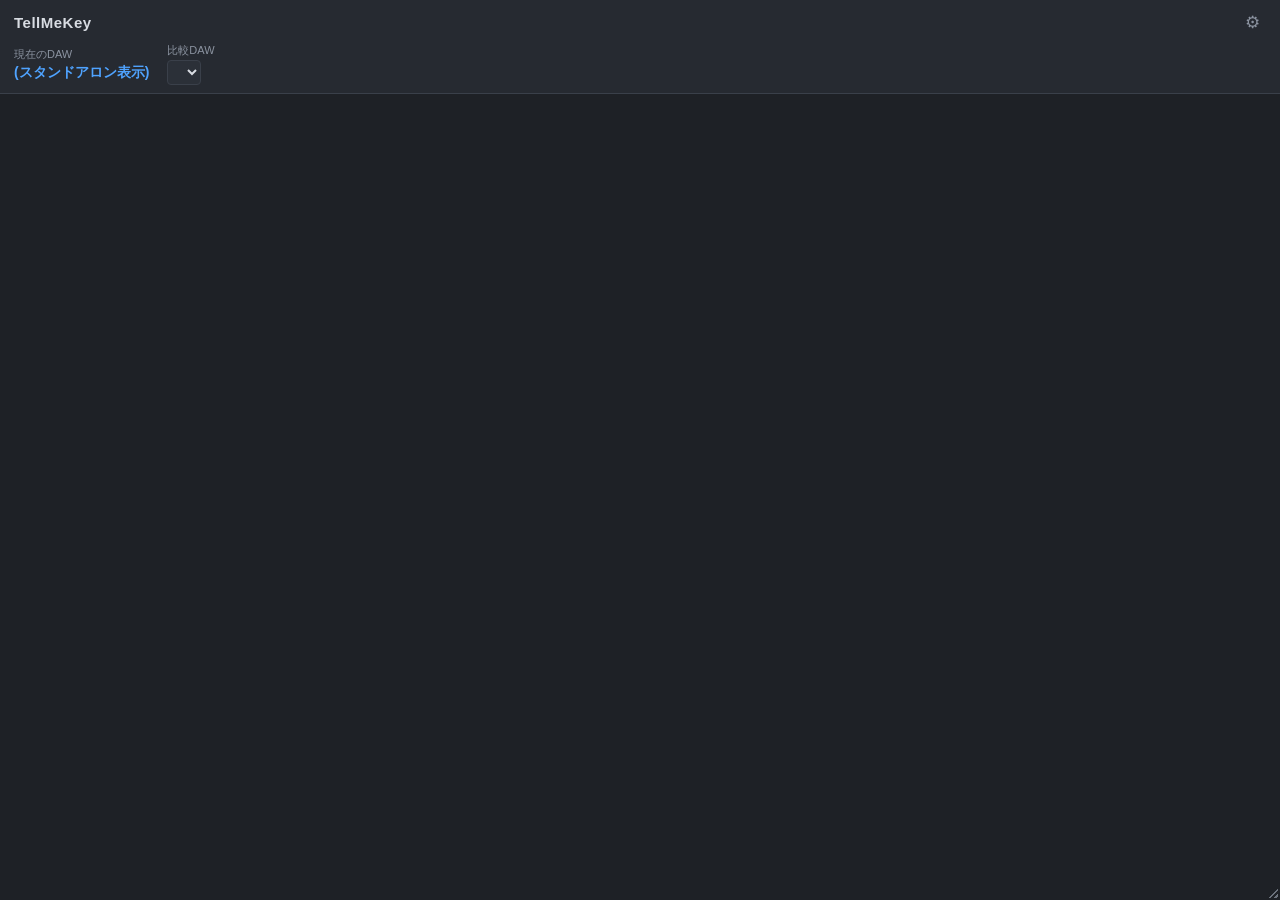
<file: assets/web/index.html>
<!DOCTYPE html>
<html lang="ja">
<head>
  <meta charset="utf-8">
  <meta name="viewport" content="width=device-width, initial-scale=1">
  <title>TellMeKey</title>
  <link rel="stylesheet" href="style.css">
</head>
<body>
  <header id="appHeader">
    <div class="title-row">
      <span class="app-title">TellMeKey</span>
      <button id="settingsButton" class="icon-button" title="設定">&#9881;</button>
    </div>
    <div class="daw-row" id="dawRow">
      <div class="daw-current">
        <span class="daw-label">現在のDAW</span>
        <span class="daw-name" id="currentDawName">…</span>
      </div>
      <div class="daw-compare" id="compareBox">
        <label class="daw-label" for="compareSelect">比較DAW</label>
        <select id="compareSelect"></select>
      </div>
    </div>
  </header>

  <main>
    <div id="warningBanner" class="banner hidden"></div>

    <section id="listView">
      <div id="unknownPanel" class="unknown-panel hidden">
        <div class="unknown-title">不明なDAW</div>
        <div class="unknown-text">
          このホストアプリケーションは自動判別に対応していないため、<br>
          ショートカットは表示されません。
        </div>
      </div>
      <div id="shortcutList"></div>
    </section>

    <section id="settingsView" class="hidden">
      <h2>設定</h2>
      <div class="settings-group">
        <div class="settings-label">キーマップ定義ファイル</div>
        <div id="keymapSource" class="settings-value"></div>
        <div class="settings-buttons">
          <button id="chooseFileButton">JSONファイルを指定…</button>
          <button id="clearFileButton">デフォルトに戻す</button>
          <button id="reloadButton">再読み込み</button>
        </div>
        <p class="settings-hint">
          JSONファイルの操作名・DAW名・ショートカットを書き換えることで、
          表示内容(日本語/英語など)を自由にカスタマイズできます。
        </p>
      </div>
      <button id="backButton" class="back-button">&#8592; 一覧へ戻る</button>
    </section>
  </main>

  <div id="resizeHandle" title="ドラッグでウィンドウサイズを変更"></div>

  <script src="app.js"></script>
</body>
</html>
</file>
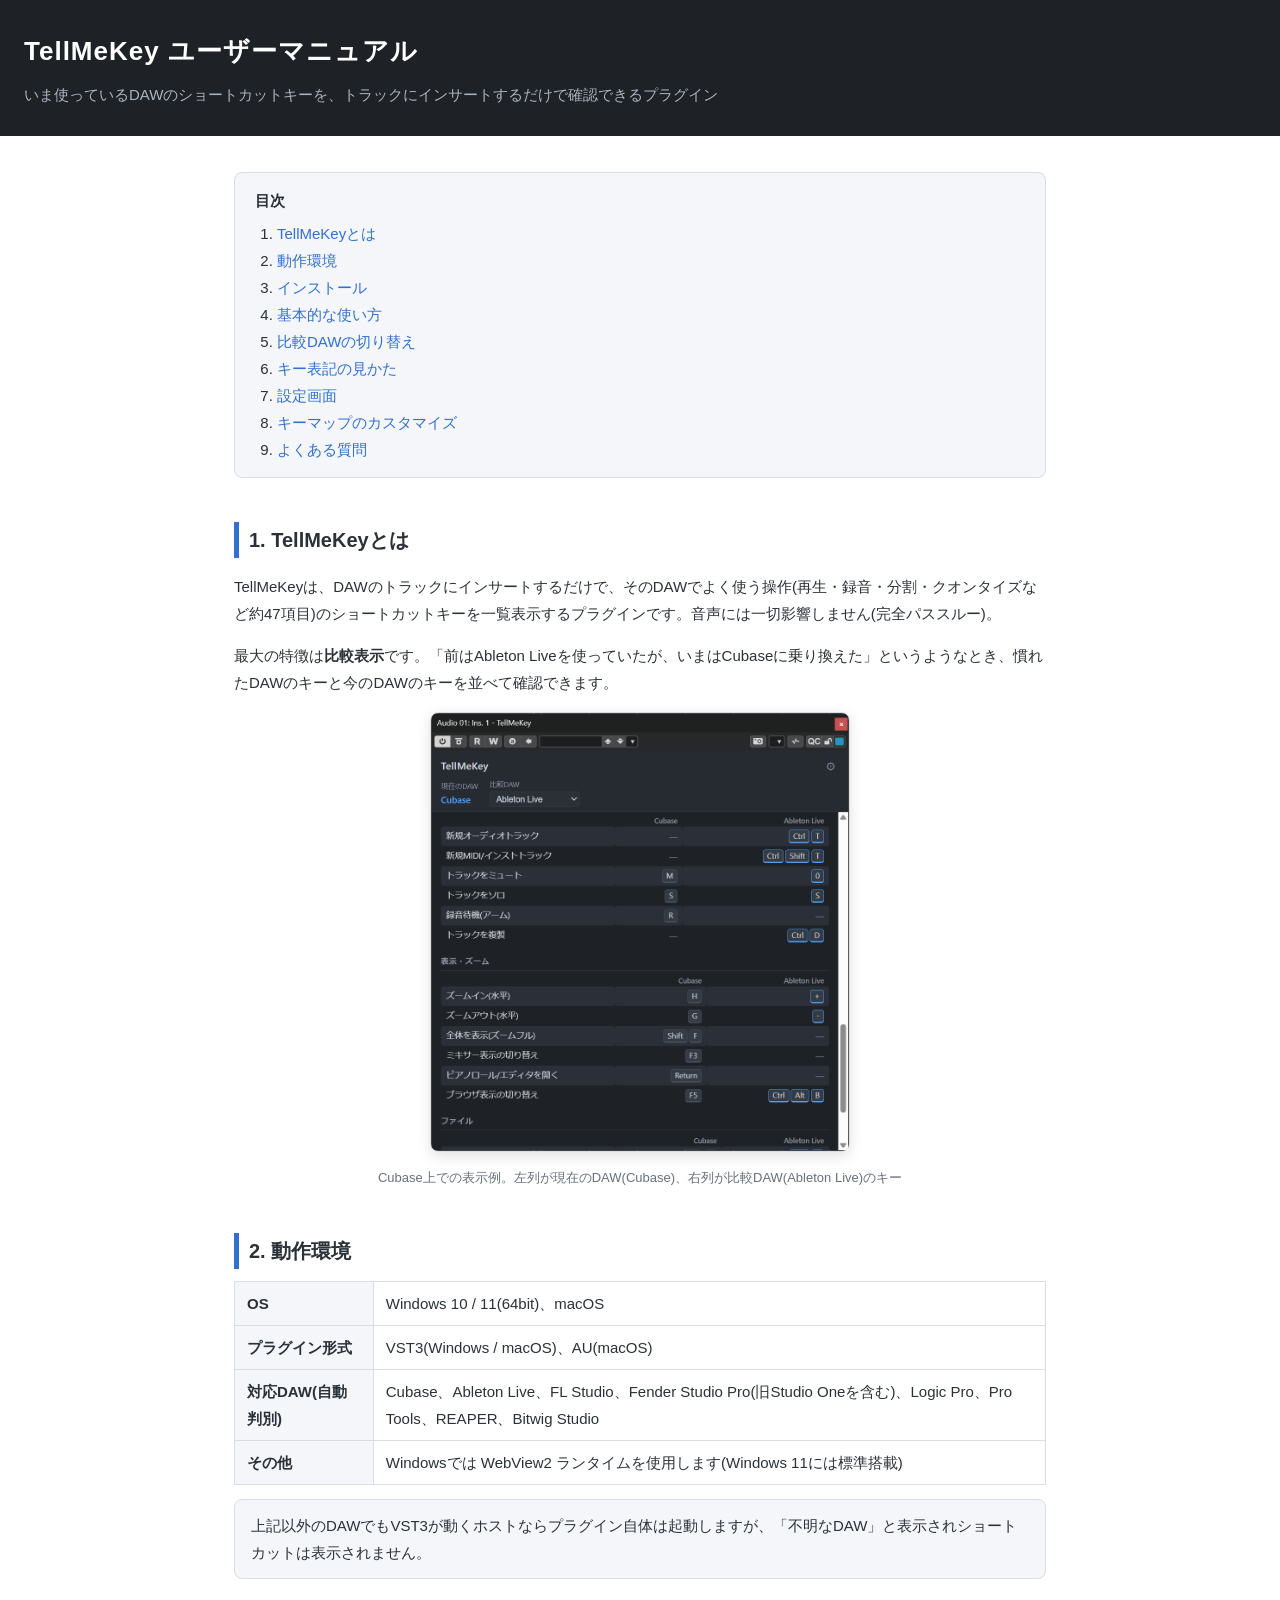
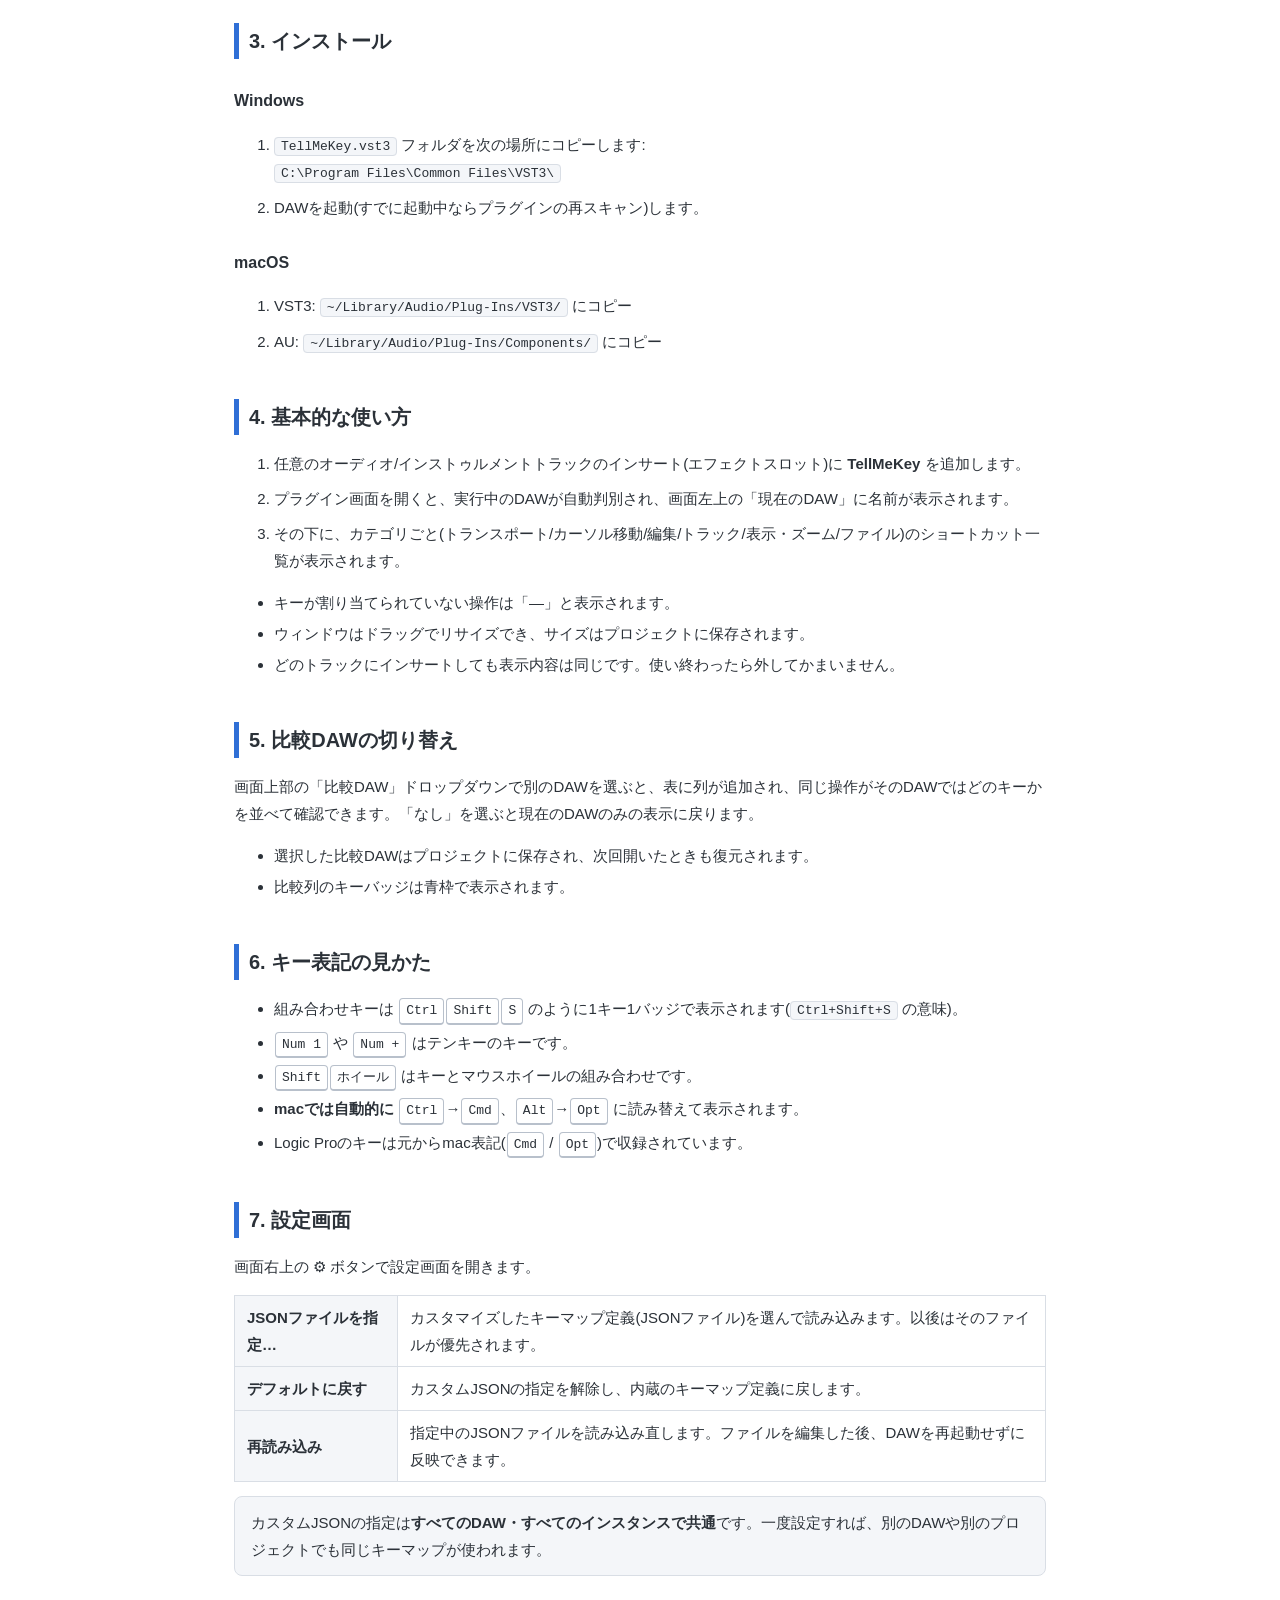
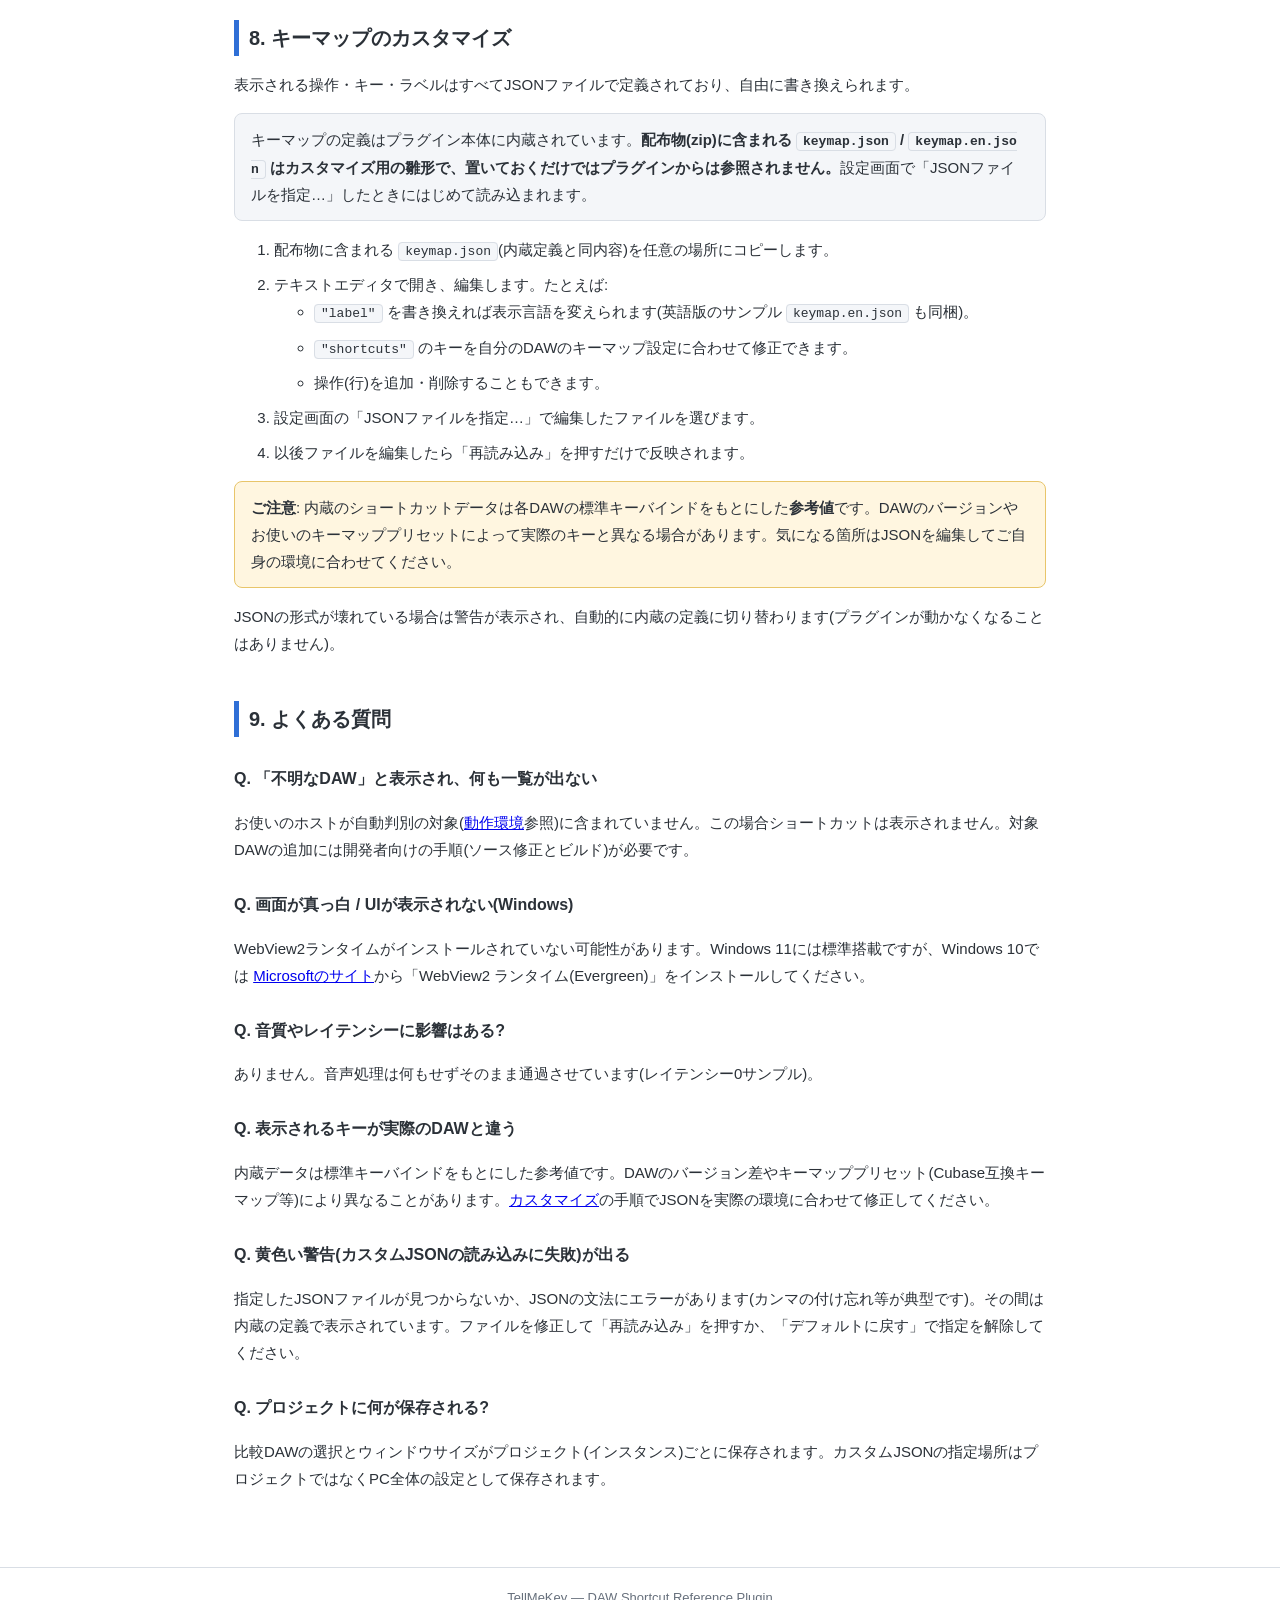
<file: manual.html>
<!DOCTYPE html>
<html lang="ja">
<head>
<meta charset="utf-8">
<meta name="viewport" content="width=device-width, initial-scale=1">
<title>TellMeKey ユーザーマニュアル</title>
<style>
  :root {
    --accent: #2f6fd6;
    --text: #2b3138;
    --text-dim: #67707c;
    --border: #d9dee5;
    --bg-soft: #f4f6f9;
    --warn-bg: #fff6e0;
    --warn-border: #e8c56a;
  }
  * { box-sizing: border-box; }
  body {
    margin: 0;
    font-family: "Segoe UI", "Hiragino Sans", "Meiryo", sans-serif;
    color: var(--text);
    line-height: 1.8;
    font-size: 15px;
  }
  header {
    background: #1e2126;
    color: #fff;
    padding: 28px 24px;
  }
  header h1 { margin: 0 0 6px; font-size: 26px; letter-spacing: 1px; }
  header p { margin: 0; color: #aab4c0; }
  main { max-width: 860px; margin: 0 auto; padding: 12px 24px 60px; }
  h2 {
    font-size: 20px;
    border-left: 5px solid var(--accent);
    padding-left: 10px;
    margin: 44px 0 12px;
  }
  h3 { font-size: 16px; margin: 28px 0 8px; }
  img.screenshot {
    max-width: 420px;
    width: 100%;
    border: 1px solid var(--border);
    border-radius: 8px;
    box-shadow: 0 4px 14px rgba(0,0,0,.12);
  }
  figure { margin: 16px 0; text-align: center; }
  figcaption { color: var(--text-dim); font-size: 13px; margin-top: 6px; }
  table { border-collapse: collapse; width: 100%; margin: 12px 0; }
  th, td { border: 1px solid var(--border); padding: 8px 12px; text-align: left; }
  th { background: var(--bg-soft); font-weight: 600; }
  code, kbd {
    font-family: Consolas, "Courier New", monospace;
    font-size: 13px;
  }
  code {
    background: var(--bg-soft);
    border: 1px solid var(--border);
    border-radius: 4px;
    padding: 1px 6px;
    word-break: break-all;
  }
  kbd {
    display: inline-block;
    background: #fff;
    border: 1px solid #b8c0cb;
    border-bottom-width: 2px;
    border-radius: 4px;
    padding: 0 6px;
    margin: 0 1px;
  }
  .note {
    background: var(--bg-soft);
    border: 1px solid var(--border);
    border-radius: 8px;
    padding: 12px 16px;
    margin: 14px 0;
  }
  .warn {
    background: var(--warn-bg);
    border: 1px solid var(--warn-border);
    border-radius: 8px;
    padding: 12px 16px;
    margin: 14px 0;
  }
  .steps li { margin-bottom: 8px; }
  ul li { margin-bottom: 4px; }
  nav.toc {
    background: var(--bg-soft);
    border: 1px solid var(--border);
    border-radius: 8px;
    padding: 14px 20px;
    margin-top: 24px;
  }
  nav.toc ol { margin: 6px 0 0; padding-left: 22px; }
  nav.toc a { color: var(--accent); text-decoration: none; }
  nav.toc a:hover { text-decoration: underline; }
  footer {
    border-top: 1px solid var(--border);
    color: var(--text-dim);
    font-size: 13px;
    text-align: center;
    padding: 18px;
  }
</style>
</head>
<body>

<header>
  <h1>TellMeKey ユーザーマニュアル</h1>
  <p>いま使っているDAWのショートカットキーを、トラックにインサートするだけで確認できるプラグイン</p>
</header>

<main>

<nav class="toc">
  <strong>目次</strong>
  <ol>
    <li><a href="#about">TellMeKeyとは</a></li>
    <li><a href="#requirements">動作環境</a></li>
    <li><a href="#install">インストール</a></li>
    <li><a href="#usage">基本的な使い方</a></li>
    <li><a href="#compare">比較DAWの切り替え</a></li>
    <li><a href="#keys">キー表記の見かた</a></li>
    <li><a href="#settings">設定画面</a></li>
    <li><a href="#customize">キーマップのカスタマイズ</a></li>
    <li><a href="#faq">よくある質問</a></li>
  </ol>
</nav>

<h2 id="about">1. TellMeKeyとは</h2>
<p>
TellMeKeyは、DAWのトラックにインサートするだけで、そのDAWでよく使う操作(再生・録音・分割・クオンタイズなど約47項目)のショートカットキーを一覧表示するプラグインです。音声には一切影響しません(完全パススルー)。
</p>
<p>
最大の特徴は<strong>比較表示</strong>です。「前はAbleton Liveを使っていたが、いまはCubaseに乗り換えた」というようなとき、慣れたDAWのキーと今のDAWのキーを並べて確認できます。
</p>

<figure>
  <img class="screenshot" src="ss.png" alt="TellMeKeyの画面。Cubase上で動作し、比較DAWにAbleton Liveを選択した状態">
  <figcaption>Cubase上での表示例。左列が現在のDAW(Cubase)、右列が比較DAW(Ableton Live)のキー</figcaption>
</figure>

<h2 id="requirements">2. 動作環境</h2>
<table>
  <tr><th>OS</th><td>Windows 10 / 11(64bit)、macOS</td></tr>
  <tr><th>プラグイン形式</th><td>VST3(Windows / macOS)、AU(macOS)</td></tr>
  <tr><th>対応DAW(自動判別)</th><td>Cubase、Ableton Live、FL Studio、Fender Studio Pro(旧Studio Oneを含む)、Logic Pro、Pro Tools、REAPER、Bitwig Studio</td></tr>
  <tr><th>その他</th><td>Windowsでは WebView2 ランタイムを使用します(Windows 11には標準搭載)</td></tr>
</table>
<p class="note">
上記以外のDAWでもVST3が動くホストならプラグイン自体は起動しますが、「不明なDAW」と表示されショートカットは表示されません。
</p>

<h2 id="install">3. インストール</h2>
<h3>Windows</h3>
<ol class="steps">
  <li><code>TellMeKey.vst3</code> フォルダを次の場所にコピーします:<br>
      <code>C:\Program Files\Common Files\VST3\</code></li>
  <li>DAWを起動(すでに起動中ならプラグインの再スキャン)します。</li>
</ol>
<h3>macOS</h3>
<ol class="steps">
  <li>VST3: <code>~/Library/Audio/Plug-Ins/VST3/</code> にコピー</li>
  <li>AU: <code>~/Library/Audio/Plug-Ins/Components/</code> にコピー</li>
</ol>

<h2 id="usage">4. 基本的な使い方</h2>
<ol class="steps">
  <li>任意のオーディオ/インストゥルメントトラックのインサート(エフェクトスロット)に <strong>TellMeKey</strong> を追加します。</li>
  <li>プラグイン画面を開くと、実行中のDAWが自動判別され、画面左上の「現在のDAW」に名前が表示されます。</li>
  <li>その下に、カテゴリごと(トランスポート/カーソル移動/編集/トラック/表示・ズーム/ファイル)のショートカット一覧が表示されます。</li>
</ol>
<ul>
  <li>キーが割り当てられていない操作は「—」と表示されます。</li>
  <li>ウィンドウはドラッグでリサイズでき、サイズはプロジェクトに保存されます。</li>
  <li>どのトラックにインサートしても表示内容は同じです。使い終わったら外してかまいません。</li>
</ul>

<h2 id="compare">5. 比較DAWの切り替え</h2>
<p>
画面上部の「比較DAW」ドロップダウンで別のDAWを選ぶと、表に列が追加され、同じ操作がそのDAWではどのキーかを並べて確認できます。「なし」を選ぶと現在のDAWのみの表示に戻ります。
</p>
<ul>
  <li>選択した比較DAWはプロジェクトに保存され、次回開いたときも復元されます。</li>
  <li>比較列のキーバッジは青枠で表示されます。</li>
</ul>

<h2 id="keys">6. キー表記の見かた</h2>
<ul>
  <li>組み合わせキーは <kbd>Ctrl</kbd><kbd>Shift</kbd><kbd>S</kbd> のように1キー1バッジで表示されます(<code>Ctrl+Shift+S</code> の意味)。</li>
  <li><kbd>Num 1</kbd> や <kbd>Num +</kbd> はテンキーのキーです。</li>
  <li><kbd>Shift</kbd><kbd>ホイール</kbd> はキーとマウスホイールの組み合わせです。</li>
  <li><strong>macでは自動的に</strong> <kbd>Ctrl</kbd>→<kbd>Cmd</kbd>、<kbd>Alt</kbd>→<kbd>Opt</kbd> に読み替えて表示されます。</li>
  <li>Logic Proのキーは元からmac表記(<kbd>Cmd</kbd> / <kbd>Opt</kbd>)で収録されています。</li>
</ul>

<h2 id="settings">7. 設定画面</h2>
<p>画面右上の ⚙ ボタンで設定画面を開きます。</p>
<table>
  <tr><th>JSONファイルを指定…</th><td>カスタマイズしたキーマップ定義(JSONファイル)を選んで読み込みます。以後はそのファイルが優先されます。</td></tr>
  <tr><th>デフォルトに戻す</th><td>カスタムJSONの指定を解除し、内蔵のキーマップ定義に戻します。</td></tr>
  <tr><th>再読み込み</th><td>指定中のJSONファイルを読み込み直します。ファイルを編集した後、DAWを再起動せずに反映できます。</td></tr>
</table>
<p class="note">
カスタムJSONの指定は<strong>すべてのDAW・すべてのインスタンスで共通</strong>です。一度設定すれば、別のDAWや別のプロジェクトでも同じキーマップが使われます。
</p>

<h2 id="customize">8. キーマップのカスタマイズ</h2>
<p>
表示される操作・キー・ラベルはすべてJSONファイルで定義されており、自由に書き換えられます。
</p>
<p class="note">
キーマップの定義はプラグイン本体に内蔵されています。<strong>配布物(zip)に含まれる <code>keymap.json</code> / <code>keymap.en.json</code> はカスタマイズ用の雛形で、置いておくだけではプラグインからは参照されません。</strong>設定画面で「JSONファイルを指定…」したときにはじめて読み込まれます。
</p>
<ol class="steps">
  <li>配布物に含まれる <code>keymap.json</code>(内蔵定義と同内容)を任意の場所にコピーします。</li>
  <li>テキストエディタで開き、編集します。たとえば:
    <ul>
      <li><code>"label"</code> を書き換えれば表示言語を変えられます(英語版のサンプル <code>keymap.en.json</code> も同梱)。</li>
      <li><code>"shortcuts"</code> のキーを自分のDAWのキーマップ設定に合わせて修正できます。</li>
      <li>操作(行)を追加・削除することもできます。</li>
    </ul>
  </li>
  <li>設定画面の「JSONファイルを指定…」で編集したファイルを選びます。</li>
  <li>以後ファイルを編集したら「再読み込み」を押すだけで反映されます。</li>
</ol>
<p class="warn">
<strong>ご注意</strong>: 内蔵のショートカットデータは各DAWの標準キーバインドをもとにした<strong>参考値</strong>です。DAWのバージョンやお使いのキーマッププリセットによって実際のキーと異なる場合があります。気になる箇所はJSONを編集してご自身の環境に合わせてください。
</p>
<p>
JSONの形式が壊れている場合は警告が表示され、自動的に内蔵の定義に切り替わります(プラグインが動かなくなることはありません)。
</p>

<h2 id="faq">9. よくある質問</h2>

<h3>Q. 「不明なDAW」と表示され、何も一覧が出ない</h3>
<p>
お使いのホストが自動判別の対象(<a href="#requirements">動作環境</a>参照)に含まれていません。この場合ショートカットは表示されません。対象DAWの追加には開発者向けの手順(ソース修正とビルド)が必要です。
</p>

<h3>Q. 画面が真っ白 / UIが表示されない(Windows)</h3>
<p>
WebView2ランタイムがインストールされていない可能性があります。Windows 11には標準搭載ですが、Windows 10では
<a href="https://developer.microsoft.com/microsoft-edge/webview2/">Microsoftのサイト</a>から「WebView2 ランタイム(Evergreen)」をインストールしてください。
</p>

<h3>Q. 音質やレイテンシーに影響はある?</h3>
<p>
ありません。音声処理は何もせずそのまま通過させています(レイテンシー0サンプル)。
</p>

<h3>Q. 表示されるキーが実際のDAWと違う</h3>
<p>
内蔵データは標準キーバインドをもとにした参考値です。DAWのバージョン差やキーマッププリセット(Cubase互換キーマップ等)により異なることがあります。<a href="#customize">カスタマイズ</a>の手順でJSONを実際の環境に合わせて修正してください。
</p>

<h3>Q. 黄色い警告(カスタムJSONの読み込みに失敗)が出る</h3>
<p>
指定したJSONファイルが見つからないか、JSONの文法にエラーがあります(カンマの付け忘れ等が典型です)。その間は内蔵の定義で表示されています。ファイルを修正して「再読み込み」を押すか、「デフォルトに戻す」で指定を解除してください。
</p>

<h3>Q. プロジェクトに何が保存される?</h3>
<p>
比較DAWの選択とウィンドウサイズがプロジェクト(インスタンス)ごとに保存されます。カスタムJSONの指定場所はプロジェクトではなくPC全体の設定として保存されます。
</p>

</main>

<footer>
  TellMeKey — DAW Shortcut Reference Plugin
</footer>

</body>
</html>
</file>
<file: assets/web/style.css>
:root {
  --bg: #1e2126;
  --bg-panel: #262a31;
  --bg-row: #2b3038;
  --border: #3a404a;
  --text: #d8dce2;
  --text-dim: #8b93a0;
  --accent: #4fa3ff;
  --kbd-bg: #343b45;
  --kbd-border: #4a525e;
  --warn-bg: #4a3320;
  --warn-text: #ffc978;
}

* { box-sizing: border-box; }

html, body {
  margin: 0;
  padding: 0;
  background: var(--bg);
  color: var(--text);
  font-family: "Segoe UI", "Hiragino Sans", "Meiryo", sans-serif;
  font-size: 13px;
  height: 100%;
}

body {
  display: flex;
  flex-direction: column;
  user-select: none;
}

#appHeader {
  background: var(--bg-panel);
  border-bottom: 1px solid var(--border);
  padding: 10px 14px 8px;
  flex-shrink: 0;
  position: sticky;
  top: 0;
  z-index: 10;
}

.title-row {
  display: flex;
  justify-content: space-between;
  align-items: center;
}

.app-title {
  font-weight: 600;
  font-size: 15px;
  letter-spacing: 0.5px;
}

.icon-button {
  background: none;
  border: none;
  color: var(--text-dim);
  font-size: 17px;
  cursor: pointer;
  padding: 2px 6px;
  border-radius: 4px;
}
.icon-button:hover { color: var(--text); background: var(--bg-row); }

.daw-row {
  display: flex;
  gap: 18px;
  margin-top: 8px;
  align-items: center;
  flex-wrap: wrap;
}

.daw-label {
  display: block;
  color: var(--text-dim);
  font-size: 11px;
  margin-bottom: 2px;
}

.daw-name {
  font-weight: 600;
  font-size: 14px;
  color: var(--accent);
}
.daw-name.unknown { color: var(--warn-text); }

select {
  background: var(--bg-row);
  color: var(--text);
  border: 1px solid var(--border);
  border-radius: 4px;
  padding: 3px 6px;
  font-size: 13px;
}

main {
  flex: 1;
  overflow-y: auto;
  padding: 10px 14px 20px;
}

.banner {
  background: var(--warn-bg);
  color: var(--warn-text);
  border-radius: 6px;
  padding: 8px 12px;
  margin-bottom: 10px;
  font-size: 12px;
}

.hidden { display: none !important; }

.unknown-panel {
  text-align: center;
  margin-top: 60px;
  color: var(--text-dim);
}
.unknown-title {
  font-size: 20px;
  font-weight: 600;
  color: var(--warn-text);
  margin-bottom: 12px;
}
.unknown-text { line-height: 1.7; }

.category {
  margin-bottom: 16px;
}

.category h2 {
  font-size: 12px;
  color: var(--text-dim);
  text-transform: none;
  letter-spacing: 0.5px;
  border-bottom: 1px solid var(--border);
  padding-bottom: 4px;
  margin: 14px 0 6px;
}

table {
  width: 100%;
  border-collapse: collapse;
}

th {
  text-align: left;
  font-size: 11px;
  font-weight: 500;
  color: var(--text-dim);
  padding: 2px 8px;
}
th.key-col { text-align: right; }

td {
  padding: 5px 8px;
  border-radius: 4px;
}

tbody tr:nth-child(odd) { background: var(--bg-row); }

td.op-name { width: 45%; }

td.key {
  text-align: right;
  white-space: nowrap;
}

td.key .none { color: var(--text-dim); }

kbd {
  display: inline-block;
  background: var(--kbd-bg);
  border: 1px solid var(--kbd-border);
  border-bottom-width: 2px;
  border-radius: 4px;
  padding: 1px 6px;
  margin-left: 3px;
  font-family: "Segoe UI", "Consolas", monospace;
  font-size: 12px;
  color: var(--text);
}

td.key.compare kbd { border-color: var(--accent); }

/* --- settings --- */
#settingsView h2 {
  font-size: 15px;
  margin: 6px 0 14px;
}

.settings-group {
  background: var(--bg-panel);
  border: 1px solid var(--border);
  border-radius: 8px;
  padding: 14px;
}

.settings-label {
  color: var(--text-dim);
  font-size: 11px;
  margin-bottom: 4px;
}

.settings-value {
  background: var(--bg-row);
  border-radius: 4px;
  padding: 6px 8px;
  word-break: break-all;
  margin-bottom: 10px;
  min-height: 28px;
}

.settings-buttons {
  display: flex;
  gap: 8px;
  flex-wrap: wrap;
}

.settings-buttons button, .back-button {
  background: var(--bg-row);
  color: var(--text);
  border: 1px solid var(--border);
  border-radius: 5px;
  padding: 6px 12px;
  font-size: 13px;
  cursor: pointer;
}
.settings-buttons button:hover, .back-button:hover {
  border-color: var(--accent);
  color: var(--accent);
}

.settings-hint {
  color: var(--text-dim);
  font-size: 11px;
  line-height: 1.6;
  margin: 12px 0 0;
}

.back-button { margin-top: 14px; }

/* --- window resize handle --- */
#resizeHandle {
  position: fixed;
  right: 0;
  bottom: 0;
  width: 18px;
  height: 18px;
  cursor: nwse-resize;
  touch-action: none;
  z-index: 100;
}

#resizeHandle::after {
  content: "";
  position: absolute;
  right: 2px;
  bottom: 2px;
  width: 12px;
  height: 12px;
  clip-path: polygon(100% 0, 100% 100%, 0 100%);
  background: repeating-linear-gradient(
    135deg,
    transparent,
    transparent 2px,
    var(--text-dim) 2px,
    var(--text-dim) 4px
  );
  opacity: 0.7;
}

#resizeHandle:hover::after {
  background: repeating-linear-gradient(
    135deg,
    transparent,
    transparent 2px,
    var(--accent) 2px,
    var(--accent) 4px
  );
  opacity: 1;
}
</file>
